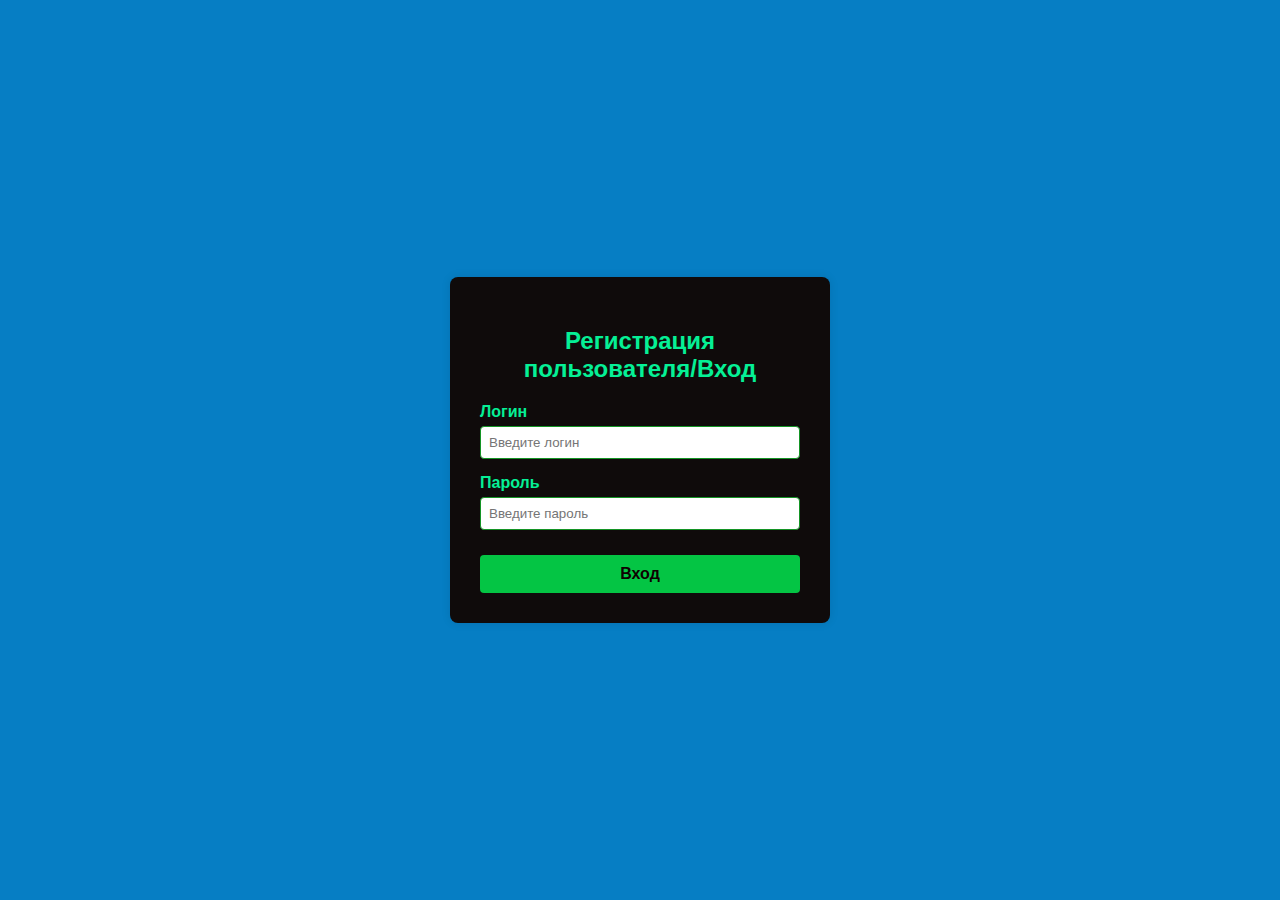
<file: poject/index.html>
<!DOCTYPE html>
<html lang="ru">

<head>
    <meta charset="UTF-8" />
    <meta name="viewport" content="width=device-width, initial-scale=1" />
    <title>Регистрация пользователя</title>
    <link rel="stylesheet" href="style.css" />
</head>

<body>
    <div class="container">
        <h2>Регистрация пользователя/Вход</h2>

        <label for="login">Логин</label>
        <input type="text" id="login" placeholder="Введите логин" />
        <div id="loginError" class="error"></div>

        <label for="password">Пароль</label>
        <input type="password" id="password" placeholder="Введите пароль" />
        <div id="passwordError" class="error"></div>

        <button id="knop">Вход</button>

        <div id="successMessage" class="message success" style="display:none;">
            Добро пожаловать, <span id="welcomeUsername"></span>
        </div>
    </div>

    <script src="script.js"></script>
</body>

</html>
</file>
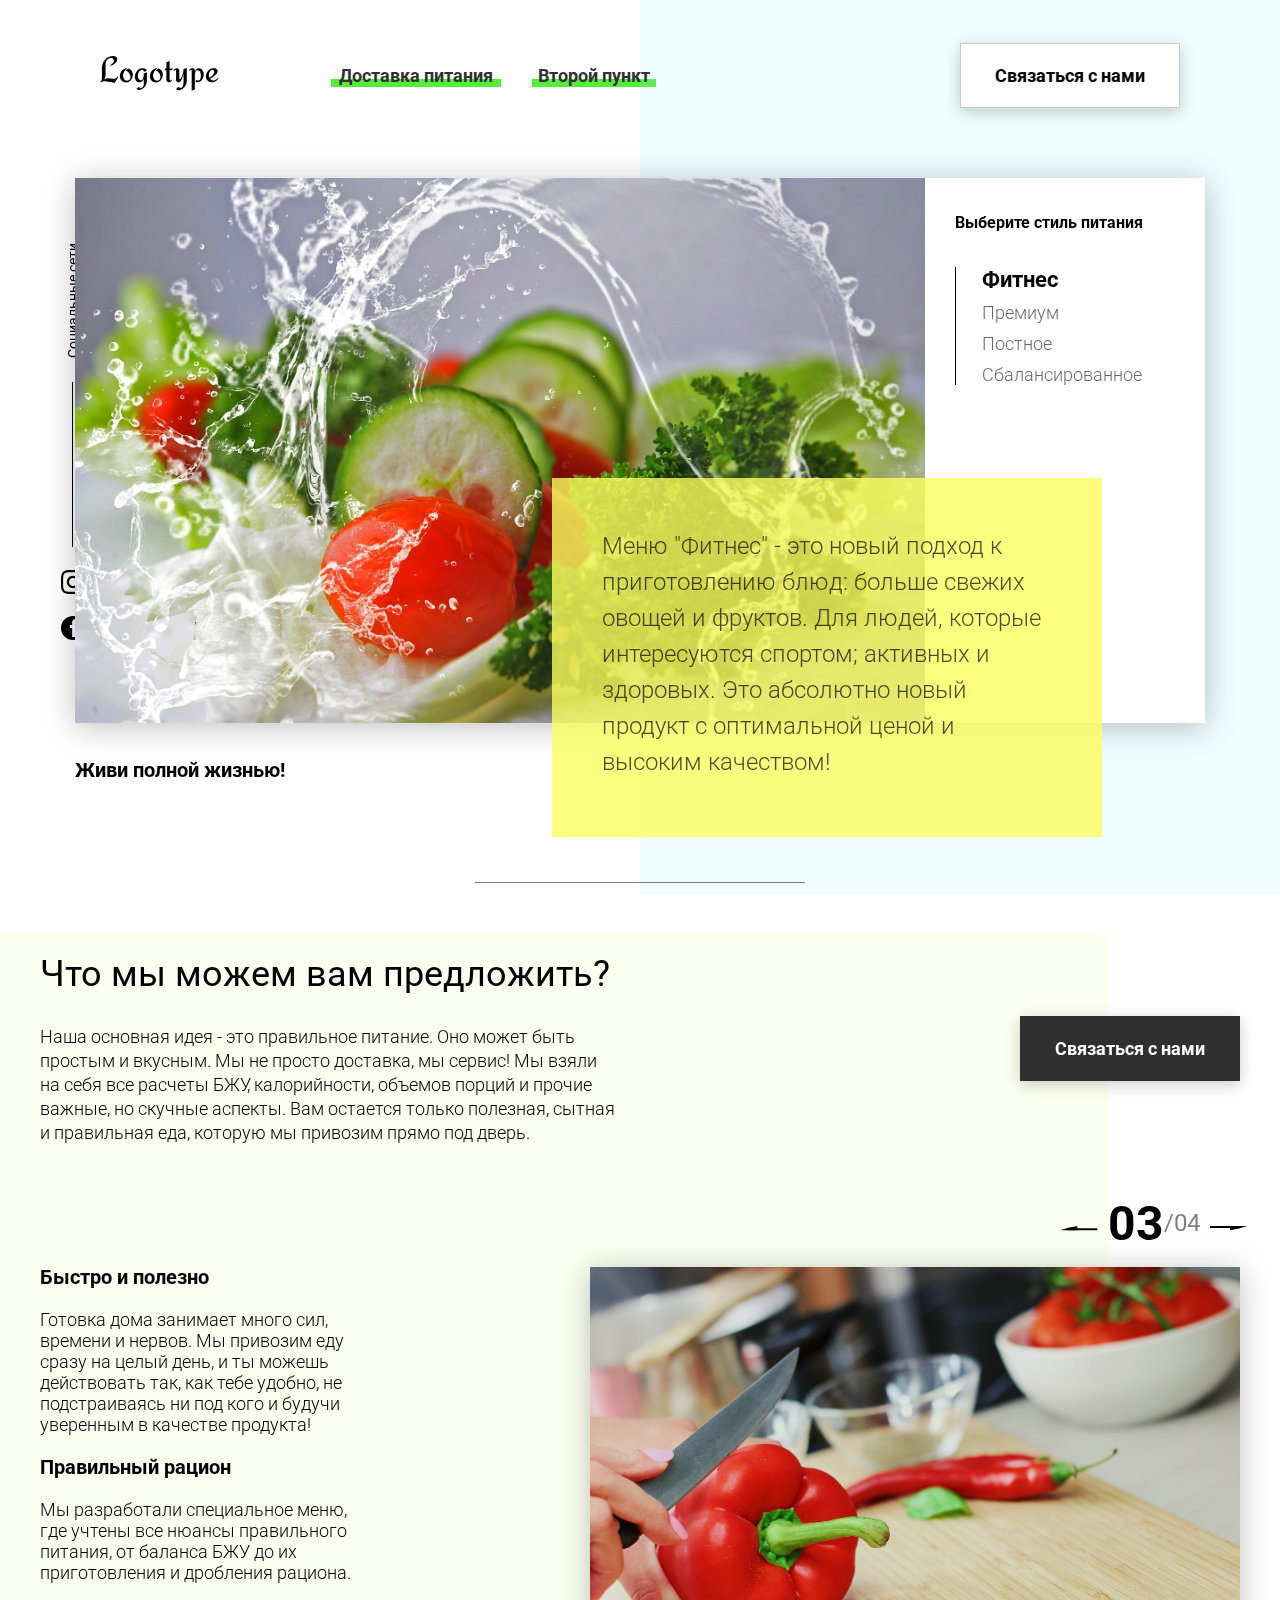
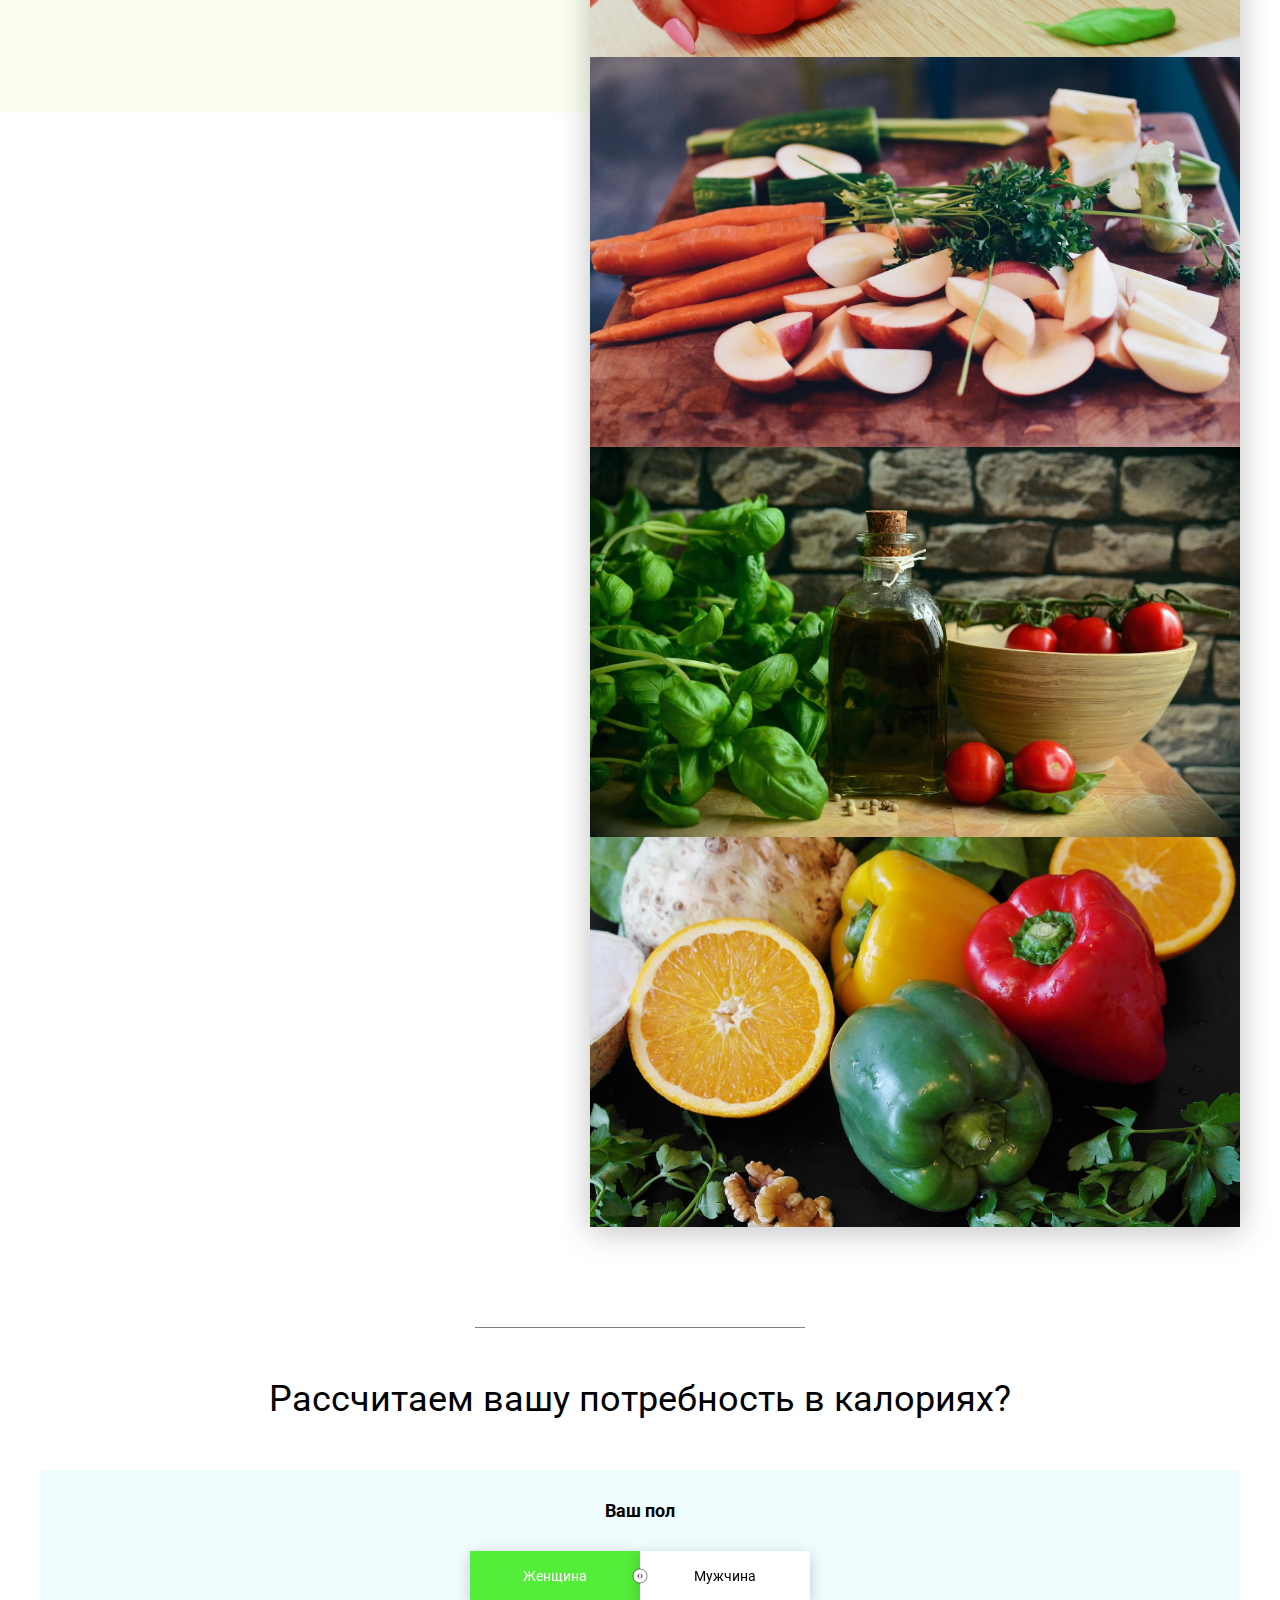
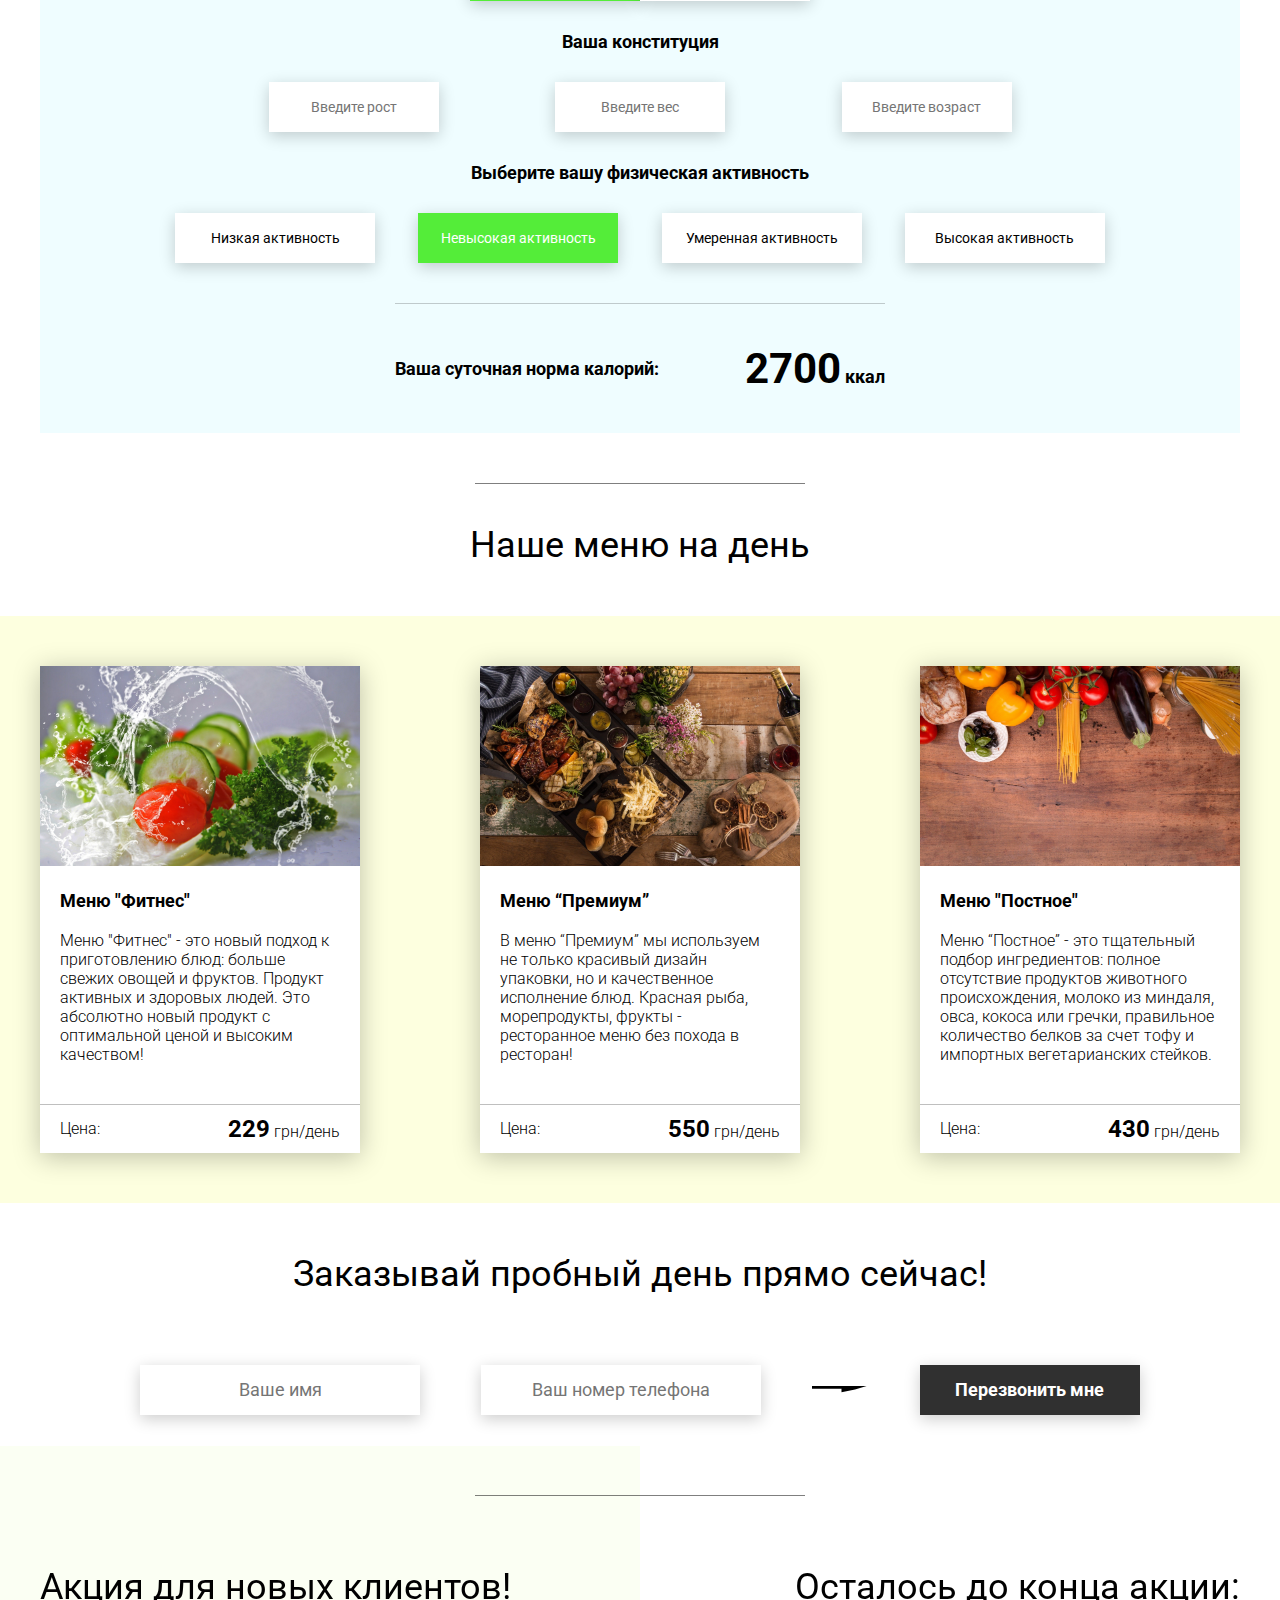
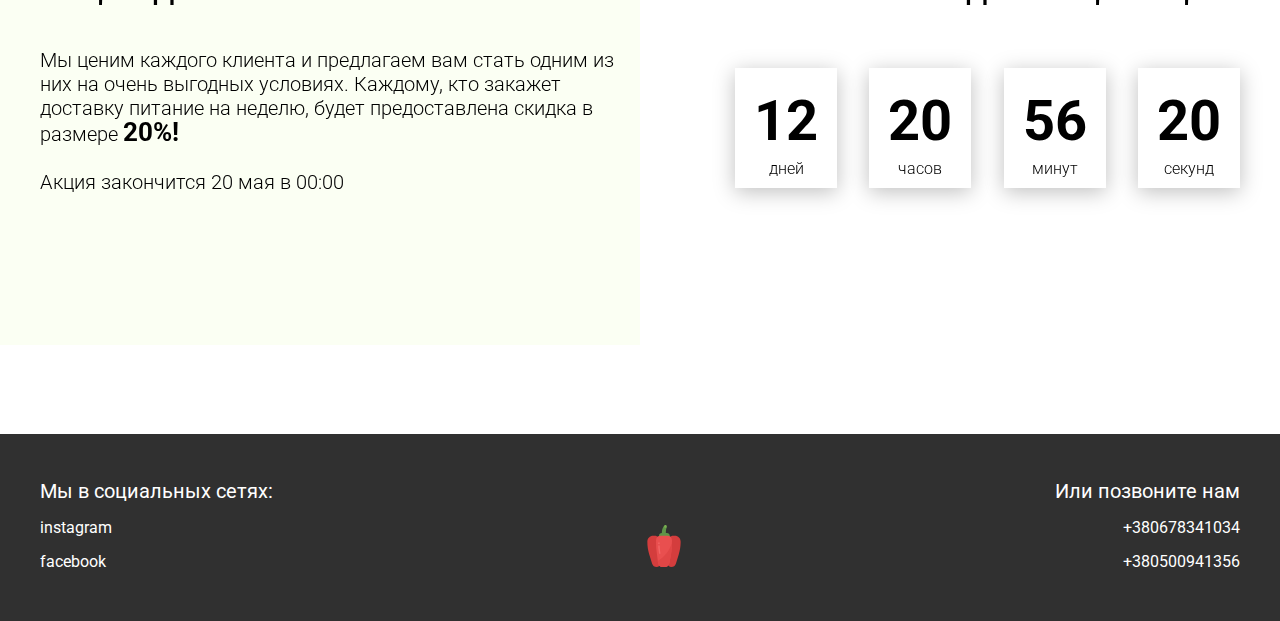
<file: progect.2/index.html>
<!DOCTYPE html>
<html lang="en">
<head>
    <meta charset="UTF-8">
    <meta name="viewport" content="width=device-width, initial-scale=1.0">
    <title>Food</title>
    <link rel="stylesheet" href="css/style.css">
</head>
<body>
    <header class="header">
        <div class="header__left-block">
            <div class="header__logo">
                <img src="icons/logo.svg" alt="Логотип">
            </div>
            <nav class="header__links">
                <a href="#" class="header__link">Доставка питания</a>
                <a href="#" class="header__link">Второй пункт</a>
            </nav>
        </div>
        <div class="header__right-block">
            <button class="btn btn_white">Связаться с нами</button>
        </div>
    </header>
    <div class="sidepanel">
        <div class="sidepanel__text"><span>Социальные сети</span></div>
        <div class="sidepanel__divider"></div>
        <a href="#" class="sidepanel__icon">
            <img src="icons/instagram.svg" alt="instagram">
        </a>
        <a href="#" class="sidepanel__icon">
            <img src="icons/facebook.svg" alt="facebook">
        </a>
    </div>

    <div class="preview">
        <div class="bgc_blue"></div>
        <div class="container">
            <div class="tabcontainer">
                <div class="tabcontent">
                    <img src="img/tabs/vegy.jpg" alt="vegy">
                    <div class="tabcontent__descr">
                        Меню "Фитнес" - это новый подход к приготовлению блюд: больше свежих овощей и фруктов. Для людей, которые интересуются спортом; активных и здоровых. Это абсолютно новый продукт с оптимальной ценой и высоким качеством!
                    </div>
                </div>
                <div class="tabcontent">
                    <img src="img/tabs/elite.jpg" alt="elite">
                    <div class="tabcontent__descr">
                        Меню “Премиум” - мы используем не только красивый дизайн упаковки, но и качественное исполнение блюд. Красная рыба, морепродукты, фрукты - ресторанное меню без похода в ресторан!                                     
                    </div>
                </div>
                <div class="tabcontent">
                    <img src="img/tabs/post.jpg" alt="post">
                    <div class="tabcontent__descr">
                        Наше специальное “Постное меню” - это тщательный подбор ингредиентов: полное отсутствие продуктов животного происхождения. Полная гармония с собой и природой в каждом элементе! Все будет Ом!                                     
                    </div>
                </div>
                <div class="tabcontent">
                    <img src="img/tabs/vegy.jpg" alt="vegy">
                    <div class="tabcontent__descr">
                        Меню "Сбалансированное" - это соответствие вашего рациона всем научным рекомендациям. Мы тщательно просчитываем вашу потребность в к/б/ж/у и создаем лучшие блюда для вас.
                    </div>
                </div>
                <div class="tabheader">
                    <h3>Выберите стиль питания</h3>
                    <div class="tabheader__items">
                        <div class="tabheader__item tabheader__item_active">Фитнес</div>
                        <div class="tabheader__item">Премиум</div>
                        <div class="tabheader__item">Постное</div>
                        <div class="tabheader__item">Сбалансированное</div>
                    </div>
                </div>
            </div>
            <div class="preview__life">Живи полной жизнью!</div>
        </div>
    </div>

    <div class="divider"></div>

    <div class="offer">
        <div class="bgc_y"></div>
        <div class="container">
            <div class="offer__text">
                <h2 class="title">Что мы можем вам предложить?</h2>
                <div class="offer__descr">
                    Наша основная идея - это правильное питание. Оно может быть простым и вкусным. Мы не просто доставка, мы сервис! Мы взяли на себя все расчеты БЖУ, калорийности, объемов порций и прочие важные, но скучные аспекты. Вам остается только полезная, сытная и правильная еда, которую мы привозим прямо под дверь.
                </div>
            </div>
            <div class="offer__action">
                <button class="btn btn_dark">Связаться с нами</button>
            </div>
        </div>
        <div class="container">
            <div class="offer__advantages">
                <h2>Быстро и полезно</h2>
                <div class="offer__advantages-text">
                    Готовка дома занимает много сил, времени и нервов. Мы привозим еду сразу на целый день, и ты можешь действовать так, как тебе удобно, не подстраиваясь ни под кого и будучи уверенным в качестве продукта!
                </div>
                <h2>Правильный рацион</h2>
                <div class="offer__advantages-text">
                    Мы разработали специальное меню, где учтены все нюансы правильного питания, от баланса БЖУ до их приготовления и дробления рациона.
                </div>
            </div>
            <div class="offer__slider">
                <div class="offer__slider-counter">
                    <div class="offer__slider-prev">
                        <img src="icons/left.svg" alt="prev">
                    </div>
                    <span id="current">03</span>
                    /
                    <span id="total">04</span>
                    <div class="offer__slider-next">
                        <img src="icons/right.svg" alt="next">
                    </div>
                </div>
                <div class="offer__slider-wrapper">
                    <div class="offer__slide">
                        <img src="img/slider/pepper.jpg" alt="pepper">
                    </div>
                    <div class="offer__slide">
                        <img src="img/slider/food-12.jpg" alt="food">
                    </div>
                    <div class="offer__slide">
                        <img src="img/slider/olive-oil.jpg" alt="oil">
                    </div>
                    <div class="offer__slide">
                        <img src="img/slider/paprika.jpg" alt="paprika">
                    </div>
                </div>
            </div>
        </div>
    </div>

    <div class="divider"></div>

    <div class="calculating">
        <div class="container">
            <h2 class="title">Рассчитаем вашу потребность в калориях?
            </h2>
            <div class="calculating__field">
                <div class="calculating__subtitle">
                    Ваш пол
                </div>
                <div class="calculating__choose" id="gender">
                    <div class="calculating__choose-item calculating__choose-item_active">Женщина</div>
                    <div class="calculating__choose-item">Мужчина</div>
                </div>

                <div class="calculating__subtitle">
                    Ваша конституция
                </div>
                <div class="calculating__choose calculating__choose_medium">
                    <input type="text" id="height" placeholder="Введите рост" class="calculating__choose-item">
                    <input type="text" id="weight" placeholder="Введите вес"  class="calculating__choose-item">
                    <input type="text" id="age" placeholder="Введите возраст" class="calculating__choose-item">
                </div>

                <div class="calculating__subtitle">
                    Выберите вашу физическая активность
                </div>
                <div class="calculating__choose calculating__choose_big">
                    <div id="low" class="calculating__choose-item">Низкая активность </div>
                    <div id="small"  class="calculating__choose-item calculating__choose-item_active">Невысокая активность</div>
                    <div id="medium" class="calculating__choose-item">Умеренная активность</div>
                    <div id="high" class="calculating__choose-item">Высокая активность</div>
                </div>

                <div class="calculating__divider"></div>

                <div class="calculating__total">
                    <div class="calculating__subtitle">
                        Ваша суточная норма калорий:
                    </div>
                    <div class="calculating__result">
                        <span>2700</span> ккал
                    </div>
                </div>
            </div>
        </div>
    </div>

    <div class="divider"></div>

    <div class="menu">
        <h2 class="title">Наше меню на день</h2>

        <div class="menu__field">
            <div class="container">
                <div class="menu__item">
                    <img src="img/tabs/vegy.jpg" alt="vegy">
                    <h3 class="menu__item-subtitle">Меню "Фитнес"</h3>
                    <div class="menu__item-descr">Меню "Фитнес" - это новый подход к приготовлению блюд: больше свежих овощей и фруктов. Продукт активных и здоровых людей. Это абсолютно новый продукт с оптимальной ценой и высоким качеством!</div>
                    <div class="menu__item-divider"></div>
                    <div class="menu__item-price">
                        <div class="menu__item-cost">Цена:</div>
                        <div class="menu__item-total"><span>229</span> грн/день</div>
                    </div>
                </div>
                <div class="menu__item">
                    <img src="img/tabs/elite.jpg" alt="elite">
                    <h3 class="menu__item-subtitle">Меню “Премиум”</h3>
                    <div class="menu__item-descr">В меню “Премиум” мы используем не только красивый дизайн упаковки, но и качественное исполнение блюд. Красная рыба, морепродукты, фрукты - ресторанное меню без похода в ресторан!</div>
                    <div class="menu__item-divider"></div>
                    <div class="menu__item-price">
                        <div class="menu__item-cost">Цена:</div>
                        <div class="menu__item-total"><span>550</span> грн/день</div>
                    </div>
                </div>
                <div class="menu__item">
                    <img src="img/tabs/post.jpg" alt="post">
                    <h3 class="menu__item-subtitle">Меню "Постное"</h3>
                    <div class="menu__item-descr">Меню “Постное” - это тщательный подбор ингредиентов: полное отсутствие продуктов животного происхождения, молоко из миндаля, овса, кокоса или гречки, правильное количество белков за счет тофу и импортных вегетарианских стейков. </div>
                    <div class="menu__item-divider"></div>
                    <div class="menu__item-price">
                        <div class="menu__item-cost">Цена:</div>
                        <div class="menu__item-total"><span>430</span> грн/день</div>
                    </div>
                </div>
            </div>
        </div>
    </div>

    <div class="order">
        <div class="container">
            <div class="title">Заказывай пробный день прямо сейчас!</div>
            <form action="#" class="order__form">
                <input required placeholder="Ваше имя" name="name" type="text" class="order__input">
                <input required placeholder="Ваш номер телефона" name="phone" type="phone" class="order__input">
                <img src="icons/right.svg" alt="right">
                <button class="btn btn_dark btn_min">Перезвонить мне</button>
            </form>
        </div>
    </div>

    <div class="divider"></div>

    <div class="promotion">
        <div class="bgc_y"></div>
        <div class="container">
            <div class="promotion__text">
                <div class="title">Акция для новых клиентов!</div>
                <div class="promotion__descr">
                    Мы ценим каждого клиента и предлагаем вам стать одним из них на очень выгодных условиях. 
                    Каждому, кто закажет доставку питание на неделю, будет предоставлена скидка в размере <span>20%!</span>
                    <br><br>
                    Акция закончится 20 мая в 00:00
                </div>
            </div>
            <div class="promotion__timer">
                <div class="title">Осталось до конца акции:</div>
                <div class="timer">
                    <div class="timer__block">
                        <span id="days">12</span>
                        дней
                    </div>
                    <div class="timer__block">
                        <span id="hours">20</span>
                        часов
                    </div>
                    <div class="timer__block">
                        <span id="minutes">56</span>
                        минут
                    </div>
                    <div class="timer__block">
                        <span id="seconds">20</span>
                        секунд
                    </div>
                </div>
            </div>
        </div>
    </div>

    <footer class="footer">
        <div class="container">
            <div class="social">
                <div class="subtitle">Мы в социальных сетях:</div>
                <a href="#" class="link">instagram</a>
                <a href="#" class="link">facebook</a>
            </div>
            <div class="pepper">
                <img src="icons/veg.svg" alt="pepper">
            </div>
            <div class="call">
                <div class="subtitle">Или позвоните нам</div>
                <a href="#" class="link">+380678341034</a>
                <a href="#" class="link">+380500941356</a>
            </div>
        </div>
    </footer>

    <div class="modal">
        <div class="modal__dialog">
            <div class="modal__content">
                <form action="#">
                    <div class="modal__close">&times;</div>
                    <div class="modal__title">Мы свяжемся с вами как можно быстрее!</div>
                    <input required placeholder="Ваше имя" name="name" type="text" class="modal__input">
                    <input required placeholder="Ваш номер телефона" name="phone" type="phone" class="modal__input">
                    <button class="btn btn_dark btn_min">Перезвонить мне</button>
                </form>
            </div>
        </div>
    </div>
    <script src = "js/script.js"> </script>
</body>
</html>
</file>
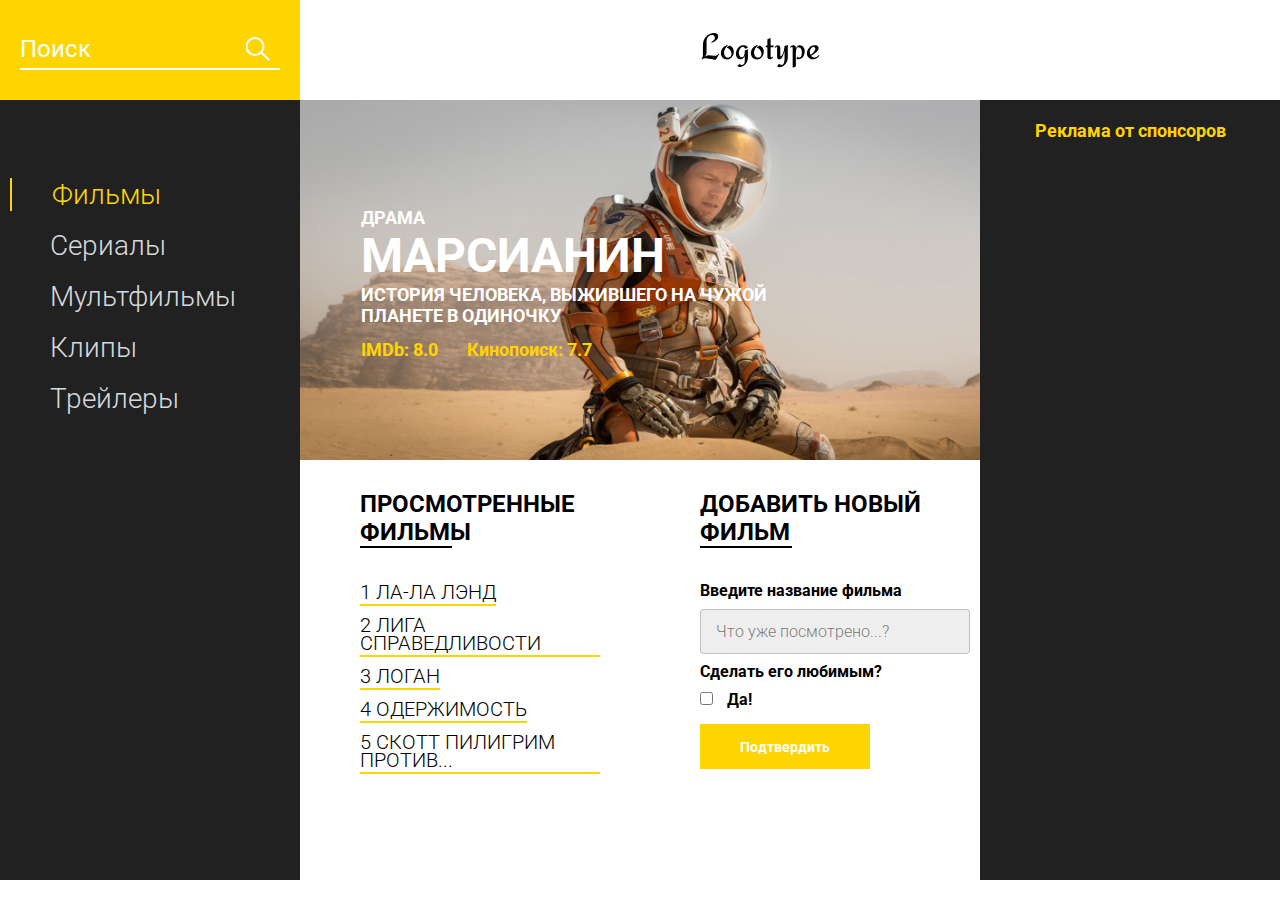
<file: project/index.html>
<!DOCTYPE html>
<html lang="en">
<head>
    <meta charset="UTF-8">
    <meta name="viewport" content="width=device-width, initial-scale=1.0">
    <title>Movie DB</title>
    <link href="https://fonts.googleapis.com/css?family=Roboto:300,400,700&display=swap&subset=cyrillic-ext" rel="stylesheet">
    <link rel="stylesheet" href="css/style.min.css">
</head>
<body>
    <header class="header">
        <div class="header__search">
            <form action="#">
                <input type="text" placeholder="Поиск">
            </form>
        </div>
        <div class="header__logo">
            <img src="icons/Logotype.svg" alt="logo">
        </div>
    </header>
    <main class="promo">
        <div class="promo__menu">
            <nav class="promo__menu-list">
                <ul>
                    <li><a class="promo__menu-item promo__menu-item_active" href="#">Фильмы</a></li>
                    <li><a class="promo__menu-item" href="#">Сериалы</a></li>
                    <li><a class="promo__menu-item" href="#">Мультфильмы</a></li>
                    <li><a class="promo__menu-item" href="#">Клипы</a></li>
                    <li><a class="promo__menu-item" href="#">Трейлеры</a></li>
                </ul>
            </nav>
        </div>
        <div class="promo__content">
            <div class="promo__bg">
                <div class="promo__genre">КОМЕДИЯ</div>
                <div class="promo__title">МАРСИАНИН</div>
                <div class="promo__descr">ИСТОРИЯ ЧЕЛОВЕКА, ВЫЖИВШЕГО НА ЧУЖОЙ ПЛАНЕТЕ В ОДИНОЧКУ</div>
                <div class="promo__ratings">
                    <span>IMDb: 8.0</span>
                    <span>Кинопоиск: 7.7</span>
                </div>
            </div>
            <div class="promo__interactive">
                <div>
                    <div class="promo__interactive-title">ПРОСМОТРЕННЫЕ ФИЛЬМЫ</div>
                    <ul class="promo__interactive-list">
                        <li class="promo__interactive-item">ЛОГАН
                            <div class="delete"></div>
                        </li>
                        <li class="promo__interactive-item">ЛИГА СПРАВЕДЛИВОСТИ
                            <div class="delete"></div>
                        </li>
                        <li class="promo__interactive-item">ЛА-ЛА ЛЭНД
                            <div class="delete"></div>
                        </li>
                        <li class="promo__interactive-item">ОДЕРЖИМОСТЬ
                            <div class="delete"></div>
                        </li>
                        <li class="promo__interactive-item">СКОТТ ПИЛИГРИМ ПРОТИВ...
                            <div class="delete"></div>
                        </li>
                    </ul>
                </div>
                <div>
                    <form class="add">
                        <div class="promo__interactive-title">ДОБАВИТЬ НОВЫЙ ФИЛЬМ</div>
                        <span>Введите название фильма</span>
                        <input class="adding__input" type="text" placeholder="Что уже посмотрено...?">
                        <span>Сделать его любимым?</span>
                        <input type="checkbox">
                        <span class="yes">Да!</span>
                        <button>Подтвердить</button>
                    </form>
                </div>
            </div>
        </div>
        <div class="promo__adv">
            <div class="promo__adv-title">Реклама от спонсоров</div>
            <img src="img/content_1.jpg" alt="some picture">
            <img src="img/content_2.jpg" alt="some picture">
            <img src="img/content_3.png" alt="some picture">
        </div>
    </main>

    <script src="js/script.js"></script>
</body>
</html>
</file>
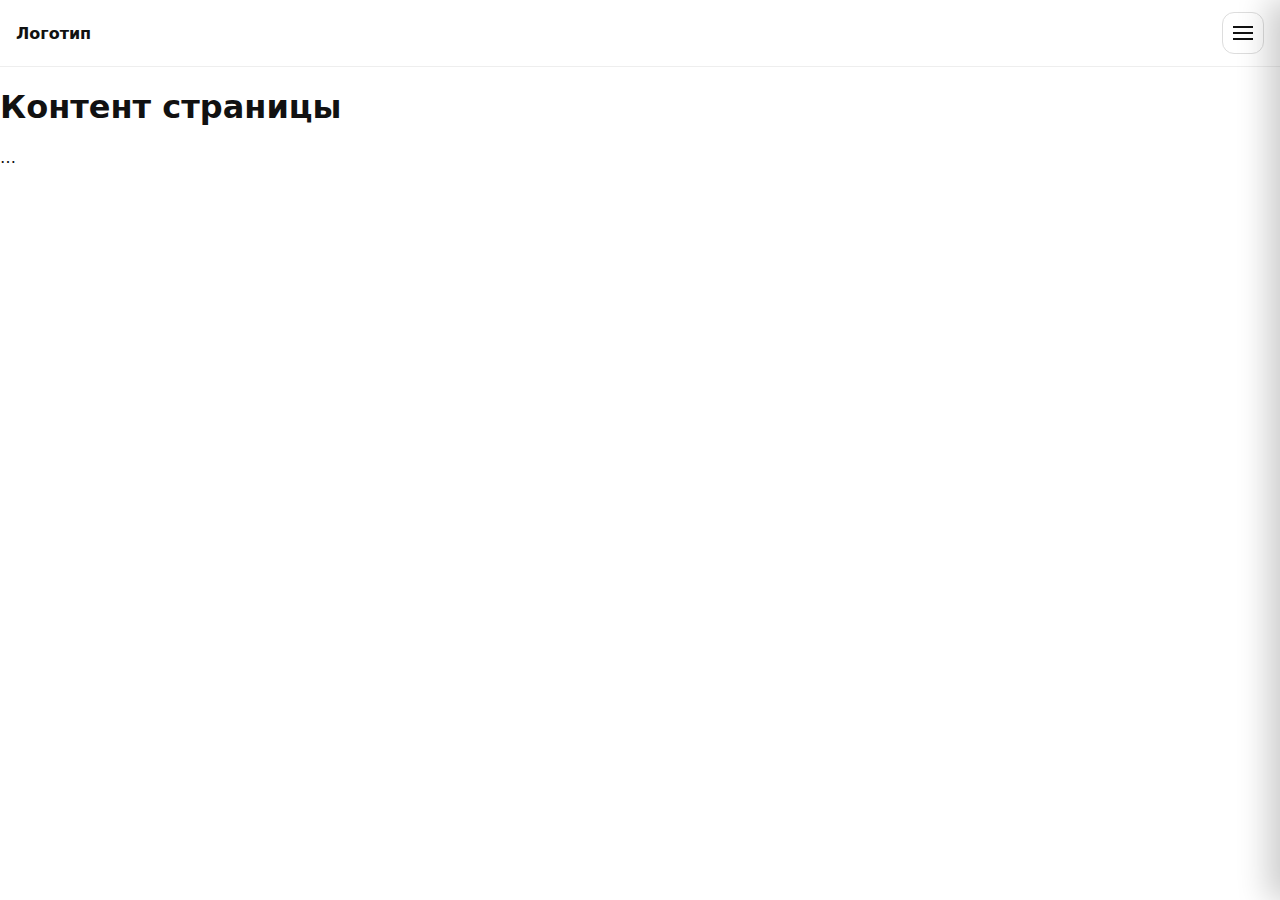
<file: site_shablon/index.html>
<!doctype html>
<html lang="ru">

<head>
    <meta charset="utf-8" />
    <meta name="viewport" content="width=device-width, initial-scale=1" />
    <title>Бургер-меню (CSS-only)</title>
    <link rel="stylesheet" href="css/styles.css" />
</head>

<body>

    <!-- Скрытый переключатель -->
    <input type="checkbox" id="nav-toggle" class="burger__checkbox" aria-hidden="true" />

    <header class="header">
        <a href="#" class="logo">Логотип</a>

        <!-- Кнопка ОТКРЫТЬ (label к чекбоксу) -->
        <label for="nav-toggle" class="burger__btn" aria-label="Открыть меню">
      <span class="burger__bars" aria-hidden="true"></span>
    </label>
    </header>

    <!-- Оверлей (клик по нему тоже закроет меню) -->
    <label for="nav-toggle" class="burger__overlay" aria-hidden="true"></label>

    <!-- Панель меню -->
    <aside class="burger__panel" role="dialog" aria-modal="true" aria-labelledby="burger-title">
        <div class="burger__panel-header">
            <h2 id="burger-title" class="sr-only">Меню</h2>

            <!-- Кнопка ЗАКРЫТЬ (label к чекбоксу) -->
            <label for="nav-toggle" class="burger__close" aria-label="Закрыть меню">✕</label>
        </div>

        <nav class="burger__menu" aria-label="Основное меню">
            <a href="#one" class="burger__link">Главная</a>
            <a href="#two" class="burger__link">О проекте</a>
            <a href="#three" class="burger__link">Услуги</a>
            <a href="#four" class="burger__link">Контакты</a>
            <!-- при клике по ссылке меню останется открытым — без JS это норма -->
        </nav>
    </aside>

    <main class="content">
        <section id="one">
            <h1>Контент страницы</h1>
            <p>…</p>
        </section>
    </main>

</body>

</html>
</file>
<file: poject/style.css>
body {
    font-family: Arial, sans-serif;
    background: #067ec4;
    display: flex;
    justify-content: center;
    align-items: center;
    height: 100vh;
    margin: 0;
}

.container {
    background: rgb(15, 11, 11);
    padding: 30px;
    border-radius: 8px;
    box-shadow: 0 0 10px rgba(0, 0, 0, 0.1);
    width: 320px;
}

h2 {
    text-align: center;
    margin-bottom: 20px;
    color: #05f096;
}

label {
    display: block;
    margin-top: 15px;
    font-weight: bold;
    color: #05f096;
}

input[type="text"],
input[type="password"] {
    width: 100%;
    padding: 8px;
    margin-top: 5px;
    border-radius: 4px;
    border: 1px solid #149425;
    box-sizing: border-box;
}

.error {
    color: #d9534f;
    font-size: 0.9em;
    margin-top: 5px;
}

button {
    margin-top: 20px;
    width: 100%;
    padding: 10px;
    background-color: #04c544;
    border: none;
    border-radius: 4px;
    color: rgb(15, 1, 1);
    font-weight: bold;
    cursor: pointer;
    font-size: 1em;
}

button:hover {
    background-color: #0056b3;
}

.message {
    margin-top: 20px;
    padding: 10px;
    border-radius: 4px;
    display: none;
}

.success {
    background-color: #d4edda;
    color: #155724;
}

.welcome {
    font-weight: bold;
    color: #155724;
}
</file>
<file: progect.2/css/style.css>
@import url(https://fonts.googleapis.com/css?family=Roboto:300,400,700&display=swap&subset=cyrillic-ext);*{box-sizing:border-box;margin:0;padding:0;font-family:Roboto,sans-serif}a{text-decoration:none}.btn{width:220px;height:65px;display:flex;justify-content:center;align-items:center;background-color:#fff;font-size:18px;font-weight:700;border:1px solid rgba(0,0,0,.2);box-shadow:0 4px 15px rgba(0,0,0,.2);cursor:pointer;transition:.3s all;outline:0}.btn_white{background-color:#fff}.btn_dark{background-color:#303030;color:#fff;border:none}.btn_min{height:50px}.btn:hover{box-shadow:0 4px 30px rgba(0,0,0,.3)}.container{max-width:1200px;margin:0 auto}.divider{width:330px;height:1px;margin:0 auto;background-color:rgba(0,0,0,.5)}.title{font-size:36px;font-weight:400}.header{display:flex;justify-content:space-between;align-items:center;height:150px;padding:0 100px}.header__left-block{display:flex;justify-content:space-between;min-width:550px}.header__logo{max-width:170px}.header__logo img{width:100%}.header__links{display:flex;align-items:center}.header__link{position:relative;margin-right:45px;font-weight:700;font-size:18px;color:#303030}.header__link:after{content:'';position:absolute;display:block;width:110%;left:-5%;bottom:-1px;z-index:-1;height:8px;background:#54ed39}.header__link:last-child{margin-right:0}.sidepanel{position:fixed;left:60px;top:240px;height:400px;width:25px;display:flex;flex-direction:column;justify-content:space-between;align-items:center}.sidepanel__text{width:120px;height:120px;font-size:14px}.sidepanel__text span{display:flex;transform:rotate(-90deg) translateX(-50px)}.sidepanel__divider{width:1px;height:165px;background-color:#000}.sidepanel__icon{width:24px;height:24px}.sidepanel__icon img{width:100%}.preview{padding:28px 0 100px 0;position:relative}.preview__life{font-weight:700;font-size:20px;margin-left:35px;margin-top:35px}.bgc_blue{position:absolute;right:0;top:-155px;width:50vw;height:900px;background:rgba(146,242,255,.15);z-index:-1}.tabcontainer{display:flex;width:1130px;margin:0 auto;box-shadow:0 4px 30px rgba(0,0,0,.25)}.tabcontent{width:850px;position:relative}.tabcontent img{width:100%;height:100%;object-fit:cover}.tabcontent__descr{position:absolute;top:300px;right:-177px;width:550px;height:359px;background:rgba(251,254,93,.8);padding:50px;font-size:24px;font-weight:300;line-height:36px;color:rgba(0,0,0,.7)}.tabheader{width:280px;padding:35px 30px;background-color:#fff}.tabheader h3{font-weight:700;font-size:16px}.tabheader__items{margin-top:35px;padding-left:26px;border-left:1px solid #000}.tabheader__item{font-weight:700;font-size:18px;font-weight:300;margin-top:10px;color:rgba(0,0,0,.6);cursor:pointer;transition:.3s all}.tabheader__item_active{color:#000;font-size:22px;font-weight:700}.offer{padding:70px 0 100px 0;position:relative}.offer .container{display:flex;justify-content:space-between}.offer .bgc_y{position:absolute;width:1109px;height:780px;background:rgba(243,255,222,.45);z-index:-1;top:50px}.offer__text{width:580px}.offer__descr{font-size:18px;margin-top:30px;font-weight:300;line-height:24px}.offer__action{display:flex;align-items:center;justify-content:flex-end}.offer__advantages{width:330px;margin-top:50px}.offer__advantages h2{font-weight:700;font-size:20px;margin-top:20px}.offer__advantages h2:first-child{margin-top:70px}.offer__advantages-text{margin-top:20px;font-size:18px;font-weight:300;line-height:21px}.offer__slider{width:650px;margin-top:50px;display:flex;flex-direction:column;align-items:flex-end}.offer__slider-counter{display:flex;width:180px;align-items:center;font-size:24px;color:rgba(0,0,0,.5)}.offer__slider-wrapper{width:100%;margin-top:15px;box-shadow:0 4px 30px rgba(0,0,0,.25)}.offer__slider-prev{margin-right:10px;cursor:pointer}.offer__slider-next{margin-left:10px;cursor:pointer}.offer__slider #current{font-size:48px;font-weight:700;color:#000}.offer__slide{width:100%;height:390px}.offer__slide img{width:100%;height:100%;object-fit:cover}.calculating{padding:50px 0}.calculating .title{text-align:center}.calculating__field{width:100%;margin-top:50px;background:rgba(146,242,255,.15);padding:30px 0 40px 0}.calculating__subtitle{text-align:center;font-size:18px;font-weight:700;margin-top:30px}.calculating__subtitle:first-child{margin-top:0}.calculating #gender:after{content:'';position:absolute;top:50%;transform:translateY(-50%);display:block;width:16px;height:16px;background:url(../icons/switch.svg) center center/cover no-repeat}.calculating__choose{position:relative;display:flex;margin-top:30px;justify-content:center}.calculating__choose-item{display:flex;align-items:center;justify-content:center;width:170px;height:50px;padding:0 10px;background:#fff;box-shadow:0 4px 15px rgba(0,0,0,.2);border:none;text-align:center;font-size:14px;cursor:pointer;outline:0;transition:.3s all}.calculating__choose-item_active{color:#fff;background-color:#54ed39}.calculating__choose_medium{width:743px;justify-content:space-between;margin:30px auto 0 auto}.calculating__choose_big{width:930px;justify-content:space-between;margin:30px auto 0 auto}.calculating__choose_big .calculating__choose-item{width:200px}.calculating__divider{width:490px;height:1px;margin:40px auto;background-color:rgba(0,0,0,.2)}.calculating__total{width:490px;margin:0 auto;display:flex;justify-content:space-between;align-items:center}.calculating__result{font-size:18px;font-weight:700}.calculating__result span{font-size:42px}.menu{padding:40px 0 50px 0}.menu .container{display:flex;justify-content:space-between;align-items:flex-start}.menu .title{text-align:center}.menu__field{margin-top:50px;padding:50px 0;width:100%;background:rgba(249,254,126,.25)}.menu__item{width:320px;min-height:450px;background:#fff;box-shadow:0 4px 25px rgba(0,0,0,.25);font-size:16px;font-weight:300}.menu__item img{width:100%;height:200px;object-fit:cover}.menu__item-subtitle{font-weight:700;font-size:18px;padding:0 20px;margin-top:20px}.menu__item-descr{margin-top:20px;padding:0 20px}.menu__item-divider{width:100%;height:1px;background-color:rgba(0,0,0,.25);margin-top:40px}.menu__item-price{display:flex;justify-content:space-between;align-items:center;padding:10px 20px}.menu__item-price span{font-size:24px;font-weight:700}.order{padding-bottom:80px}.order .title{text-align:center}.order__form{margin-top:70px;padding:0 100px;display:flex;justify-content:space-between;align-items:center}.order__form img{transform:scale(1.5)}.order__input{width:280px;height:50px;background:#fff;box-shadow:0 4px 15px rgba(0,0,0,.2);border:none;font-size:18px;text-align:center;padding:0 20px;outline:0}.promotion{padding:70px 0 240px 0;position:relative}.promotion .container{display:flex}.promotion .bgc_y{position:absolute;width:50%;height:499px;background:rgba(243,255,222,.35);z-index:-1;top:-50px;left:0}.promotion__text{width:50%}.promotion__descr{margin-top:40px;font-size:20px;line-height:24px;font-weight:300}.promotion__descr span{font-weight:700;font-size:26px}.promotion__timer{width:50%}.promotion__timer .title{text-align:right}.promotion__timer .timer{margin-top:60px;padding-left:95px;display:flex;justify-content:space-between;align-items:center}.promotion__timer .timer__block{width:102px;height:120px;background:#fff;box-shadow:0 4px 20px rgba(0,0,0,.25);font-size:16px;font-weight:300;text-align:center}.promotion__timer .timer__block span{display:block;margin-top:20px;margin-bottom:5px;font-size:56px;font-weight:700}.footer{min-height:180px;background-color:#303030;padding:45px 0 50px 0;color:#fff}.footer .container{height:100%;display:flex;justify-content:space-between;align-items:flex-end}.footer .subtitle{font-size:20px}.footer .link{display:block;margin-top:15px;font-size:16px;color:#fff}.footer .call{text-align:right}.modal{position:fixed;top:0;left:0;z-index:1050;display:none;width:100%;height:100%;overflow:hidden;background-color:rgba(0,0,0,.5)}.modal__dialog{max-width:500px;margin:40px auto}.modal__content{position:relative;width:100%;padding:40px;background-color:#fff;border:1px solid rgba(0,0,0,.2);border-radius:4px;max-height:80vh;overflow-y:auto}.modal__close{position:absolute;top:8px;right:14px;font-size:30px;color:#000;opacity:.5;font-weight:700;border:none;background-color:transparent;cursor:pointer}.modal__title{text-align:center;font-size:22px;text-transform:uppercase}.modal__input{display:block;margin:20px auto 20px auto;width:280px;height:50px;background:#fff;box-shadow:0 4px 15px rgba(0,0,0,.2);border:none;font-size:18px;text-align:center;padding:0 20px;outline:0}.modal .btn{display:block;width:280px;margin:0 auto}.show{display:block}.hide{display:none}.fade{animation-name:fade; animation-duration: 1.5s;}@keyframes fade{from{opacity: 0.1;}to{opacity: 1;}}
</file>
<file: site_shablon/css/styles.css>
/* База */

* {
    box-sizing: border-box;
}

body {
    margin: 0;
    font-family: system-ui, Arial, sans-serif;
    color: #111;
}

a {
    color: inherit;
    text-decoration: none;
}

.sr-only {
    position: absolute !important;
    width: 1px;
    height: 1px;
    padding: 0;
    margin: -1px;
    overflow: hidden;
    clip: rect(0 0 0 0);
    white-space: nowrap;
    border: 0;
}


/* Шапка */

.header {
    position: sticky;
    top: 0;
    z-index: 10;
    display: flex;
    align-items: center;
    justify-content: space-between;
    padding: 12px 16px;
    background: #fff;
    border-bottom: 1px solid #eee;
}

.logo {
    font-weight: 700;
}


/* Кнопка-«гамбургер» */

.burger__btn {
    width: 42px;
    height: 42px;
    display: inline-grid;
    place-items: center;
    border: 1px solid #ddd;
    border-radius: 12px;
    cursor: pointer;
    user-select: none;
}

.burger__bars,
.burger__bars::before,
.burger__bars::after {
    display: block;
    width: 20px;
    height: 2px;
    background: #111;
    content: "";
    position: relative;
    transition: transform .2s ease, opacity .2s ease;
}

.burger__bars::before {
    position: absolute;
    top: -6px;
    left: 0;
}

.burger__bars::after {
    position: absolute;
    top: 6px;
    left: 0;
}


/* Чекбокс скрыт */

.burger__checkbox {
    position: absolute;
    opacity: 0;
    pointer-events: none;
}


/* Оверлей */

.burger__overlay {
    position: fixed;
    inset: 0;
    background: rgba(0, 0, 0, .45);
    opacity: 0;
    pointer-events: none;
    transition: opacity .2s ease;
    z-index: 900;
    /* ниже панели */
}


/* Панель */

.burger__panel {
    position: fixed;
    right: 0;
    top: 0;
    height: 100vh;
    width: 320px;
    max-width: 90vw;
    background: #fff;
    box-shadow: -12px 0 30px rgba(0, 0, 0, .2);
    transform: translateX(100%);
    transition: transform .25s ease;
    z-index: 901;
    display: flex;
    flex-direction: column;
}

.burger__panel-header {
    display: flex;
    align-items: center;
    justify-content: flex-end;
    gap: 12px;
    padding: 12px 12px 0 12px;
}

.burger__close {
    font-size: 22px;
    line-height: 1;
    padding: 6px 10px;
    border-radius: 10px;
    cursor: pointer;
    border: 1px solid #eee;
    background: #fafafa;
}

.burger__menu {
    padding: 16px;
    display: flex;
    flex-direction: column;
    gap: 14px;
}

.burger__link {
    padding: 10px 12px;
    border-radius: 10px;
}

.burger__link:hover {
    background: #f5f5f5;
}


/* Состояние ОТКРЫТО: включается чекбоксом */

#nav-toggle:checked~.burger__overlay {
    opacity: 1;
    pointer-events: auto;
}

#nav-toggle:checked~.burger__panel {
    transform: translateX(0);
}


/* Доп: блокируем прокрутку страницы при открытом меню (современные браузеры) */

body:has(#nav-toggle:checked) {
    overflow: hidden;
}


/* Маленькие экраны — показываем только бургер */

@media (min-width: 900px) {
    /* здесь обычно прячут бургер и показывают обычное меню */
}
</file>
<file: project/css/style.min.css>
*{-webkit-box-sizing:border-box;box-sizing:border-box;margin:0;padding:0;font-family:'Roboto', sans-serif}.header{display:-webkit-box;display:-ms-flexbox;display:flex;height:100px}.header__search{display:-webkit-box;display:-ms-flexbox;display:flex;-webkit-box-pack:center;-ms-flex-pack:center;justify-content:center;-webkit-box-align:center;-ms-flex-align:center;align-items:center;height:100%;width:300px;background:#FFD500}.header__search form{position:relative;width:260px;height:30px}.header__search form input{width:100%;border:none;border-bottom:2px solid #fff;background-color:transparent;color:#fff;font-size:24px;line-height:28px;padding-bottom:5px;outline:none}.header__search form input::-webkit-input-placeholder{color:#fff}.header__search form input:-ms-input-placeholder{color:#fff}.header__search form input::-ms-input-placeholder{color:#fff}.header__search form input::placeholder{color:#fff}.header__search form:after{content:'';display:block;position:absolute;top:2px;right:10px;background:url("../icons/search.svg") center center/cover no-repeat;width:24px;height:24px}.header__logo{display:-webkit-box;display:-ms-flexbox;display:flex;-webkit-box-pack:center;-ms-flex-pack:center;justify-content:center;-webkit-box-align:center;-ms-flex-align:center;align-items:center;height:100%;width:calc(100% - 360px)}.promo{height:780px;display:-webkit-box;display:-ms-flexbox;display:flex}.promo__menu{width:300px;height:100%;background:#212121;padding:60px 0 0 10px}.promo__menu-item{display:block;font-size:28px;line-height:33px;color:#D6D9DC;text-decoration:none;font-weight:300;padding-left:40px;margin-top:18px}.promo__menu-item:hover{color:#FFD500}.promo__menu-item_active{border-left:2px solid  #FFD500;color:#FFD500}.promo__content{width:calc(100% - 600px)}.promo__bg{height:360px;background:url("../img/mars.webp") center center/cover no-repeat;background-position:top;padding:107px 0 0 61px}.promo__genre{font-weight:bold;font-size:18px;line-height:21px;color:#FFFFFF;text-transform:uppercase}.promo__title{font-weight:bold;font-size:48px;line-height:56px;color:#FFFFFF;text-transform:uppercase}.promo__descr{width:481px;font-weight:bold;font-size:18px;line-height:21px;color:#FFFFFF;text-transform:uppercase}.promo__ratings{margin-top:13px}.promo__ratings span{font-weight:bold;font-size:18px;line-height:21px;color:#FFD500;margin-right:25px}.promo__interactive{display:-webkit-box;display:-ms-flexbox;display:flex}.promo__interactive>div{width:50%;padding:30px 0 0 60px}.promo__interactive-title{display:inline-block;font-weight:bold;font-size:24px;line-height:28px;color:#000000}.promo__interactive-title:after{content:'';display:block;width:33%;height:2px;background-color:#000}.promo__interactive-list{list-style-type:none;margin-top:35px;display:-webkit-box;display:-ms-flexbox;display:flex;-webkit-box-orient:vertical;-webkit-box-direction:normal;-ms-flex-direction:column;flex-direction:column;-webkit-box-align:start;-ms-flex-align:start;align-items:flex-start}.promo__interactive-item{display:inline-block;position:relative;font-weight:300;font-size:20px;line-height:18px;color:#000000;margin-bottom:15px;padding-right:40px;text-transform:uppercase}.promo__interactive-item span{display:block;position:absolute;left:-30px;top:50%;-webkit-transform:translateY(-50%);transform:translateY(-50%);width:20px;height:20px;background:url("../icons/Star.svg") center center/cover no-repeat}.promo__interactive-item:before{content:'';position:absolute;bottom:-5px;display:block;width:calc(100% - 40px);height:2px;background-color:#FFD500}.promo__interactive-item:hover .delete{content:'';display:block;position:absolute;right:0px;top:50%;-webkit-transform:translateY(-50%);transform:translateY(-50%);width:20px;height:20px;background:url("../icons/trash.png") center center/cover no-repeat;cursor:pointer}.promo__interactive .add .promo__interactive-title{margin-bottom:25px}.promo__interactive .add span{display:block;margin:10px 0;font-weight:bold;font-size:16px;line-height:16px;color:#000000}.promo__interactive .add .yes{display:inline;margin-left:10px}.promo__interactive .add input[type="text"]{width:270px;height:45px;line-height:50px;font-size:16px;background:rgba(196,196,196,0.29);border:1px solid rgba(0,0,0,0.19);padding:0 15px;outline:none;border-radius:4px}.promo__interactive .add input[type="text"]::-webkit-input-placeholder{font-weight:300;font-size:16px;color:rgba(0,0,0,0.53)}.promo__interactive .add input[type="text"]:-ms-input-placeholder{font-weight:300;font-size:16px;color:rgba(0,0,0,0.53)}.promo__interactive .add input[type="text"]::-ms-input-placeholder{font-weight:300;font-size:16px;color:rgba(0,0,0,0.53)}.promo__interactive .add input[type="text"]::placeholder{font-weight:300;font-size:16px;color:rgba(0,0,0,0.53)}.promo__interactive .add button{display:block;margin-top:15px;width:170px;height:45px;background:#FFD500;font-weight:bold;font-size:14px;line-height:14px;color:#FFFFFF;border:none;outline:none;cursor:pointer}.promo__interactive .add button:active{-webkit-transform:scale(0.95);transform:scale(0.95)}.promo__adv{background:#212121;width:300px;height:100%}.promo__adv-title{font-weight:bold;font-size:18px;line-height:21px;color:#FFD500;margin:20px 0;text-align:center}.promo__adv img{width:100%;margin-bottom:10px}
/*# sourceMappingURL=style.min.css.map */
</file>
